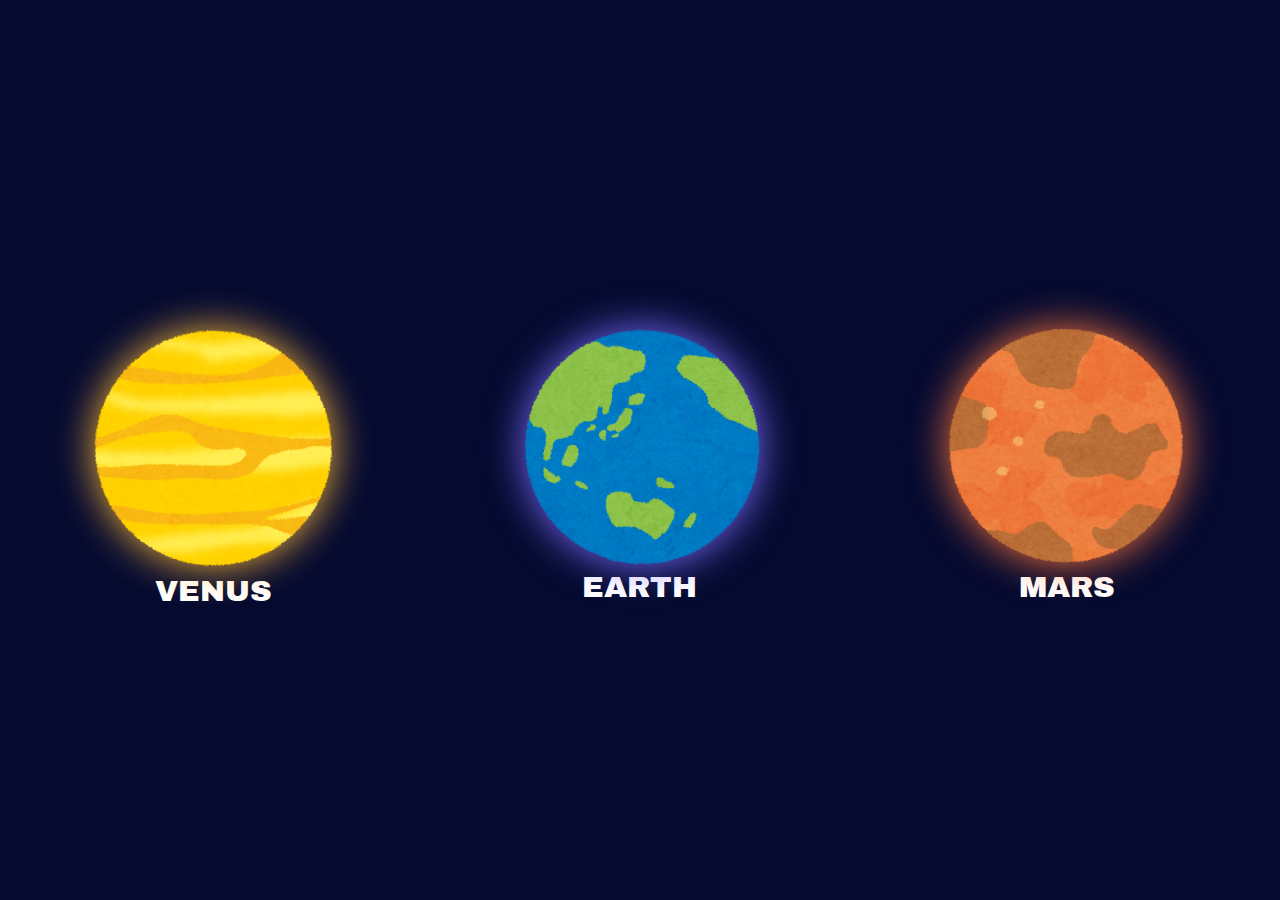
<file: kadai2/index.html>
<!DOCTYPE html>
<html lang="jp">
<head>
    <meta charset="UTF-8">
    <meta name="viewport" content="width=device-width, initial-scale=1.0">
    <link href="https://fonts.googleapis.com/css2?family=Archivo+Black&display=swap" rel="stylesheet">
    <link rel="stylesheet" href="vcd2.css">
    <title>Document</title>
</head>
<body>
    <a href="info_venus.html" class="link">
        <img src="planet_venus.png" alt="ALT" class="link venus">
        VENUS
    </a>
    <a href="info_earth.html" class="link">
        <img src="planet_earth.png" alt="ALT" class="link earth">
        EARTH
    </a>
    <a href="info_mars.html" class="link">
        <img src="planet_mars.png" alt="ALT" class="link mars">
        MARS
    </a>
</body>
</html>
</file>
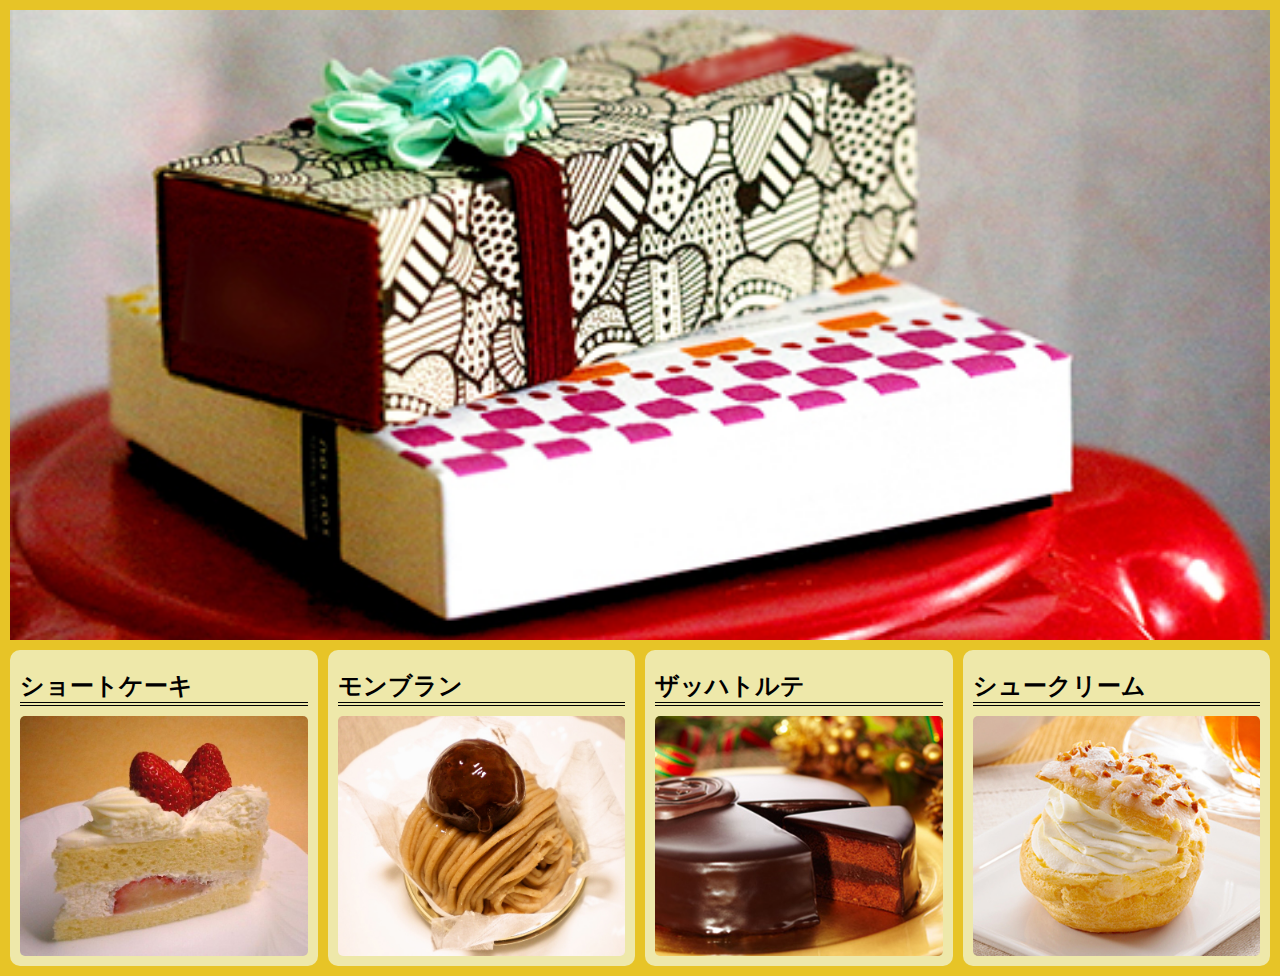
<file: kadai3/index.html>
<!DOCTYPE html>
<html lang="jp">
<head>
    <meta charset="UTF-8">
    <meta name="viewport" content="width=device-width, initial-scale=1.0">
    <link rel="stylesheet" href="kadai3.css">
    <title>Kadai3</title>
</head>
<body>
    <div class="shop">
        <img src="images/shop.jpg" alt="ALT">
    </div>

    <div class="menu">
        <div class="cakes">
            <h2>ショートケーキ</h2>
            <img src="images/cake01.jpg" alt="ALT" class="cake">
        </div>

        <div class="cakes">
            <h2>モンブラン</h2>
            <img src="images/cake02.jpg" alt="ALT" class="cake">
        </div>

        <div class="cakes">
            <h2>ザッハトルテ</h2>
            <img src="images/cake03.jpg" alt="ALT" class="cake">
        </div>

        <div class="cakes">
            <h2>シュークリーム</h2>
            <img src="images/cake04.jpg" alt="ALT" class="cake">
        </div>
    </div>
</body>
</html>
</file>
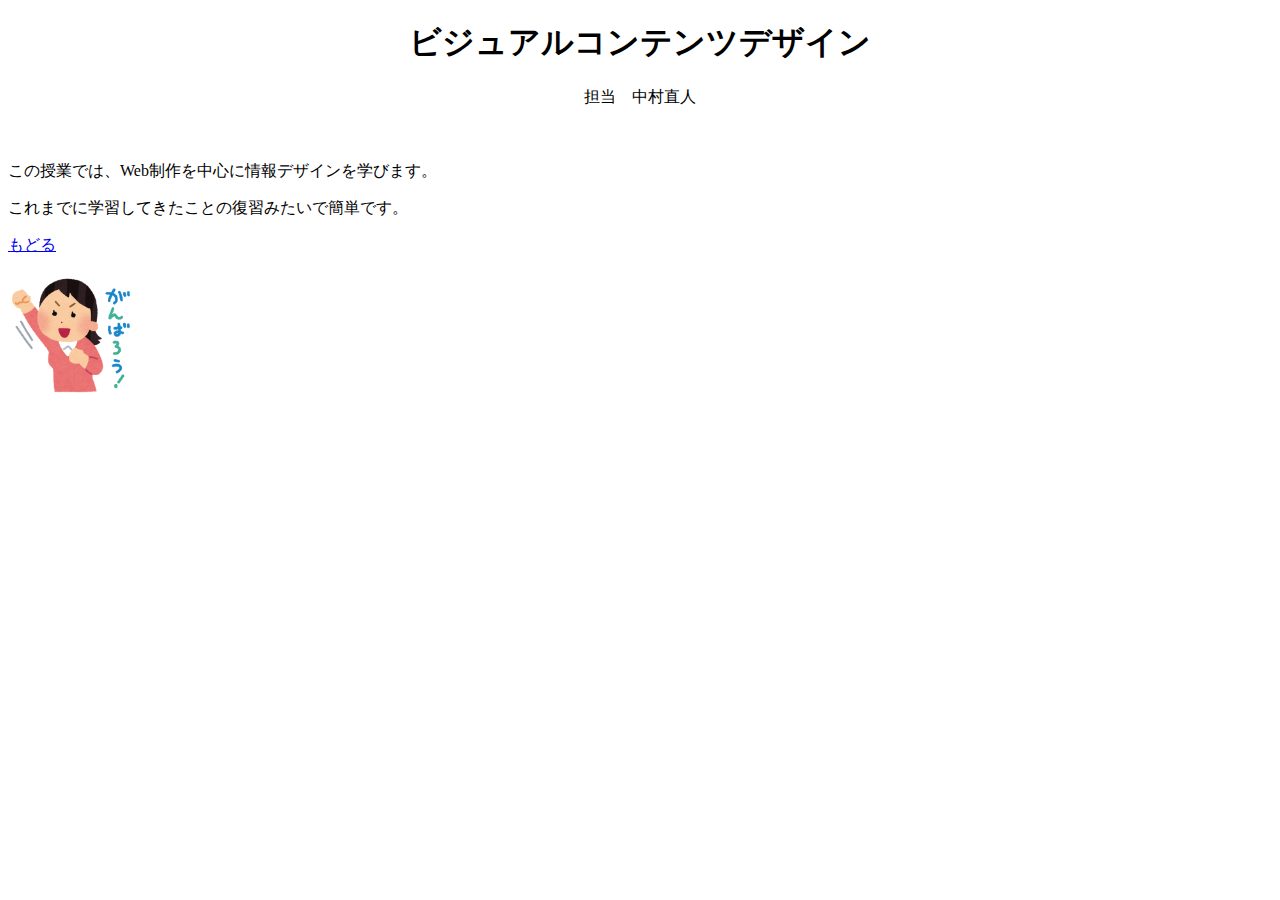
<file: lesson1-org1.html>
﻿<!doctype html>
<HTML>
   <HEAD>
      <meta charset="UTF-8">
      <TITLE>Webページの基礎</TITLE>
   </HEAD>
   <BODY>
	<center><h1>ビジュアルコンテンツデザイン</h1>
	<P>担当　中村直人</center>
　　　　<P>この授業では、Web制作を中心に情報デザインを学びます。</p>
<p>これまでに学習してきたことの復習みたいで簡単です。</p>
<p><a href="lesson1-top.html">もどる</a></p>
        <P><img src="ganba.png" width="128" height="128" alt="頑張ろう">
   </BODY>
</HTML>
</file>
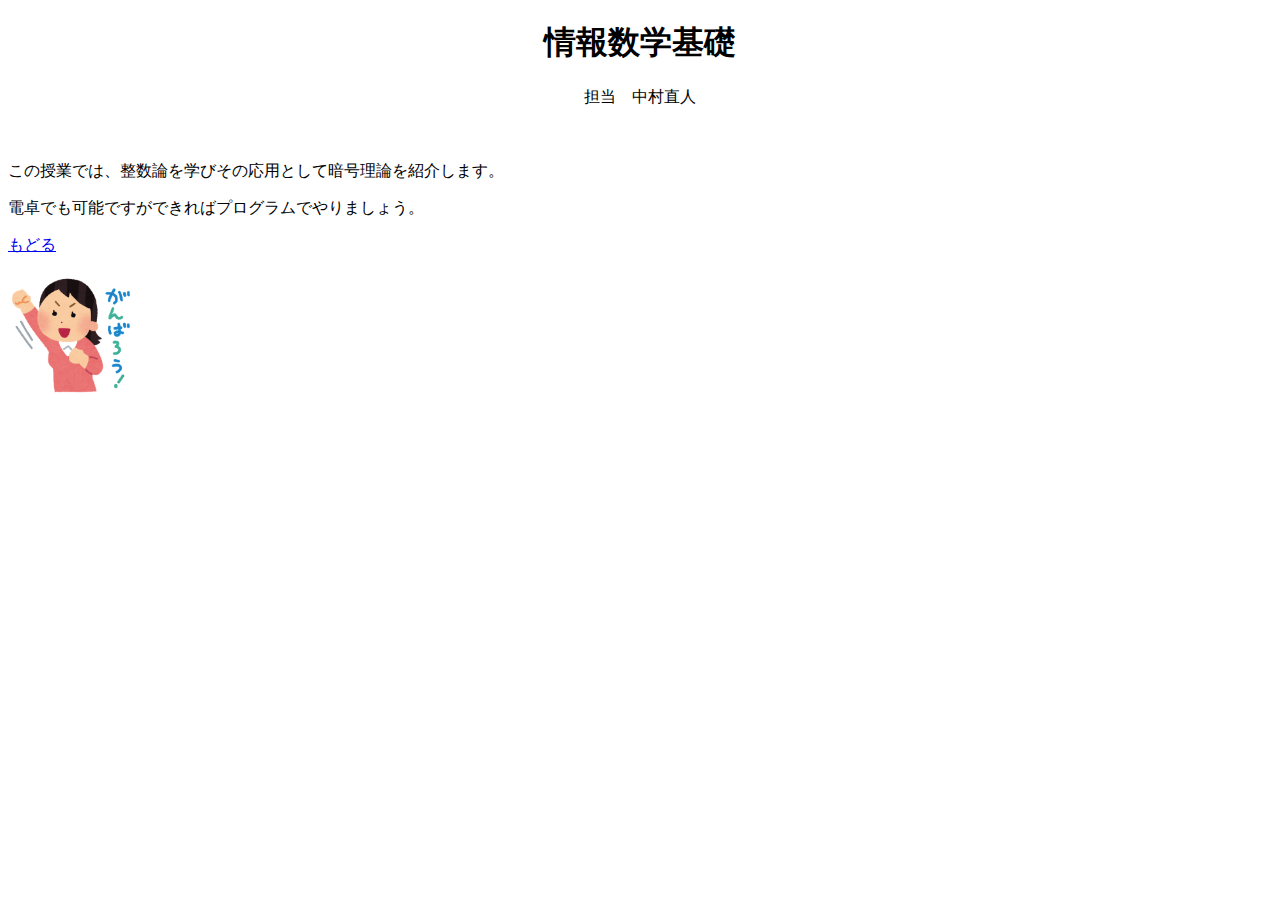
<file: lesson1-org2.html>
﻿<!doctype html>
<HTML>
   <HEAD>
      <meta charset="UTF-8">
      <TITLE>Webページの基礎</TITLE>
   </HEAD>
   <BODY>
	<center><h1>情報数学基礎</h1>
	<P>担当　中村直人</center>
　　　　<P>この授業では、整数論を学びその応用として暗号理論を紹介します。</p>
<p>電卓でも可能ですができればプログラムでやりましょう。</p>
<p><a href="lesson1-top.html">もどる</a></p>
        <P><img src="ganba.png" width="128" height="128" alt="頑張ろう">
   </BODY>
</HTML>
</file>
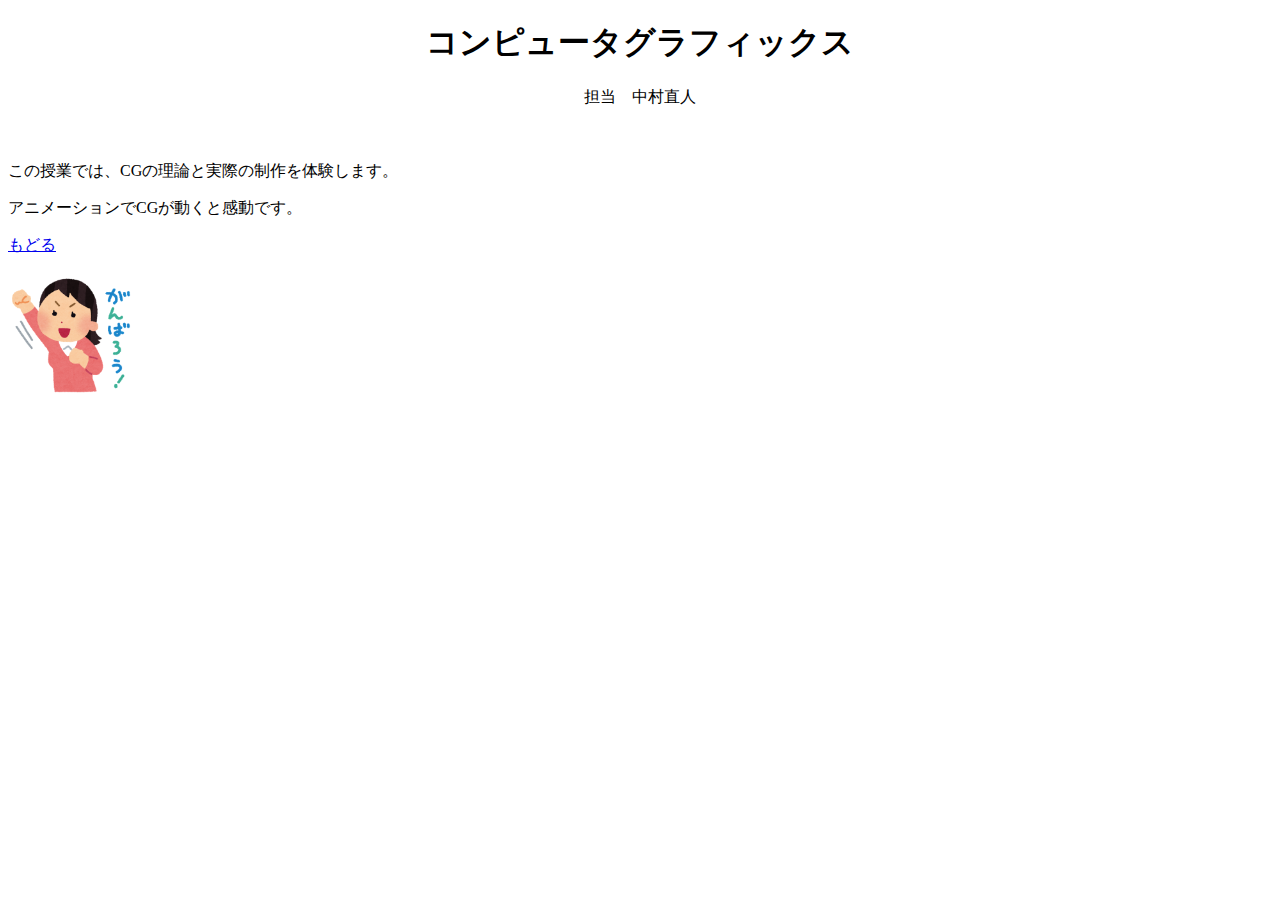
<file: lesson1-org3.html>
﻿<!doctype html>
<HTML>
   <HEAD>
      <meta charset="UTF-8">
      <TITLE>Webページの基礎</TITLE>
   </HEAD>
   <BODY>
	<center><h1>コンピュータグラフィックス</h1>
	<P>担当　中村直人</center>
　　　　<P>この授業では、CGの理論と実際の制作を体験します。</p>
<p>アニメーションでCGが動くと感動です。</p>
<p><a href="lesson1-top.html">もどる</a></p>
        <P><img src="ganba.png" width="128" height="128" alt="頑張ろう">
   </BODY>
</HTML>
</file>
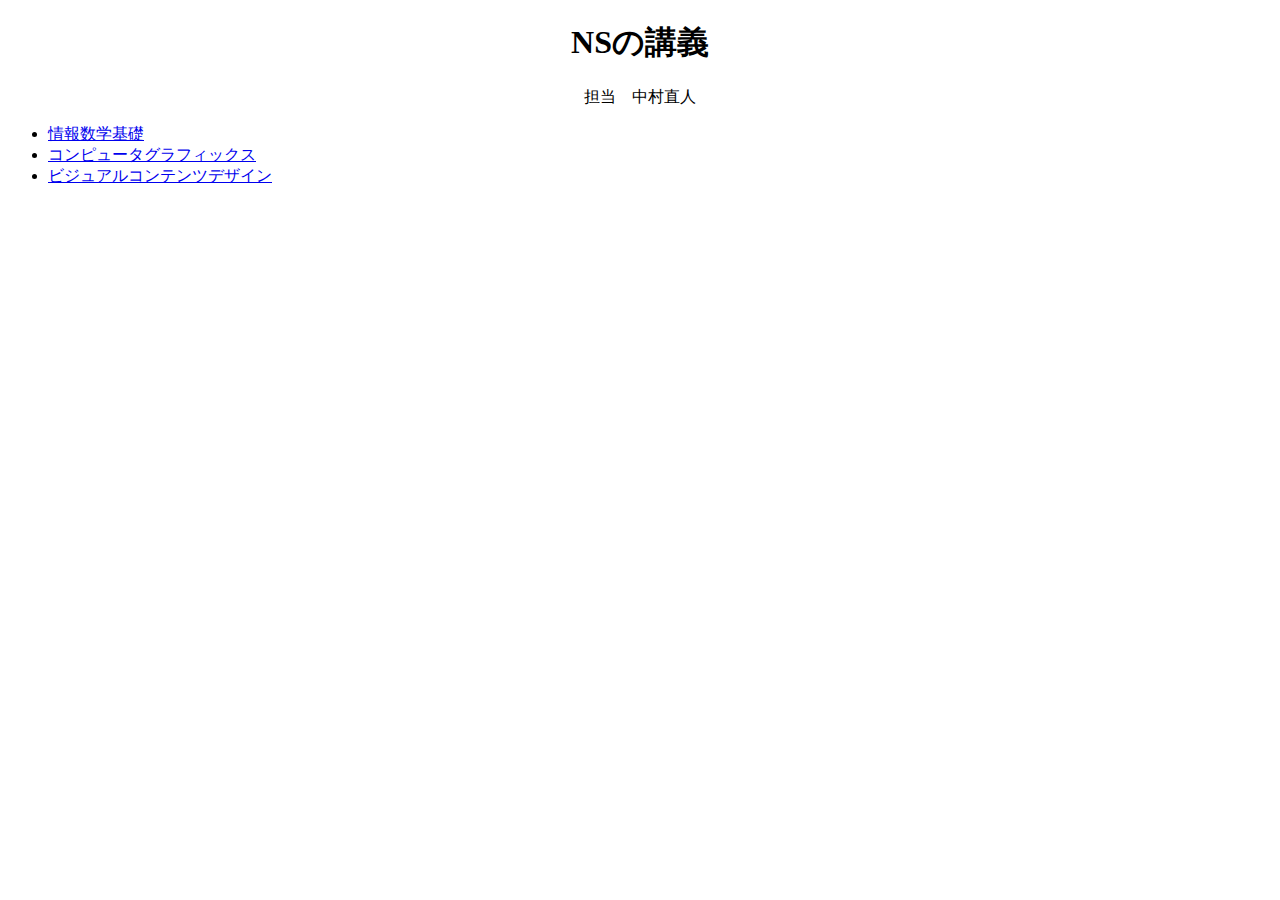
<file: lesson1-top.html>
﻿<!doctype html>
<HTML>
   <HEAD>
      <meta charset="UTF-8">
      <TITLE>Webページの基礎</TITLE>
   </HEAD>
   <BODY>
	<center><h1>NSの講義</h1>
	<P>担当　中村直人</center>
<ul>
    <li><a href="lesson1-org2.html">情報数学基礎</a></li>
    <li><a href="lesson1-org3.html">コンピュータグラフィックス</a></li>
    <li><a href="lesson1-org1.html">ビジュアルコンテンツデザイン</a></li>
</ul>
   </BODY>
</HTML>
</file>
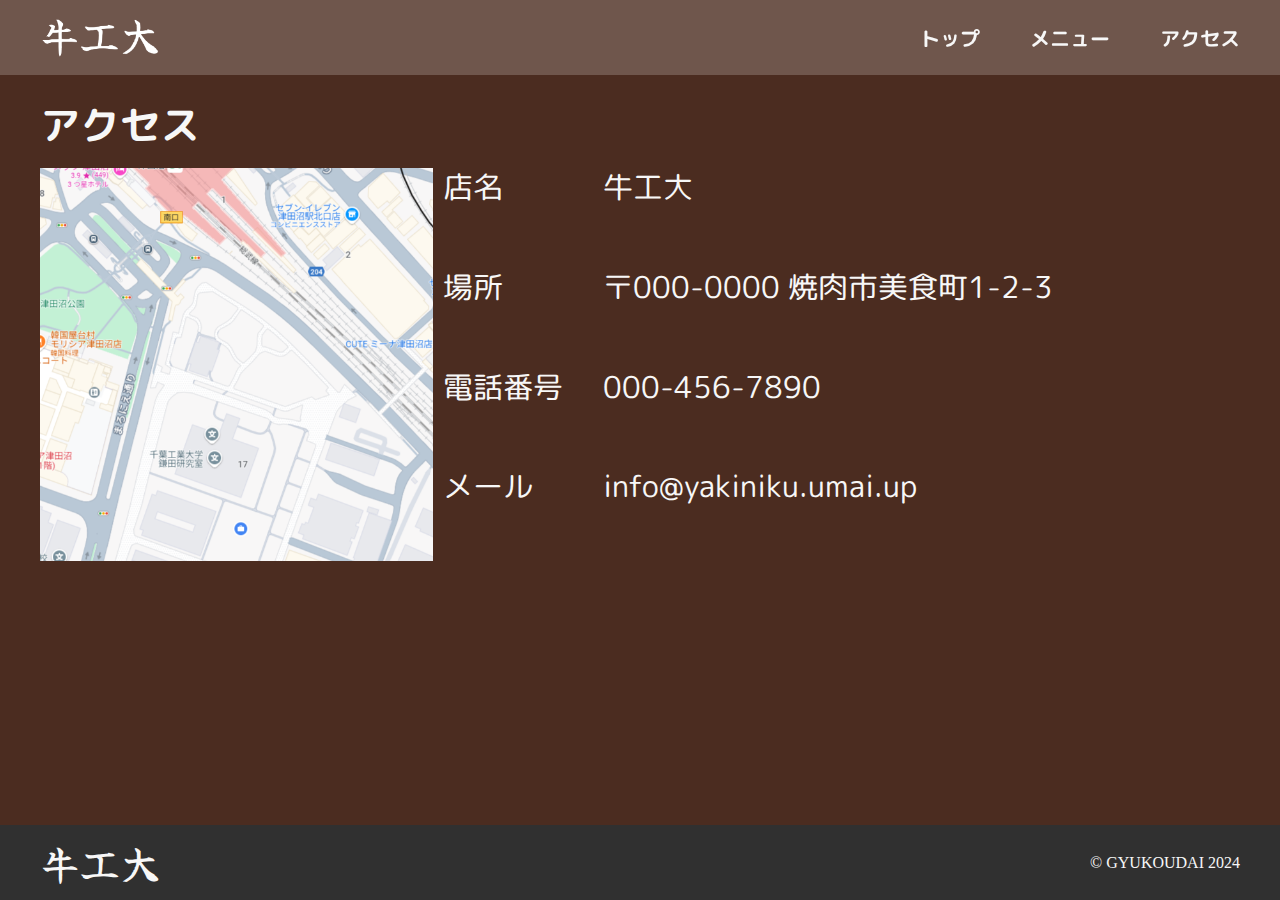
<file: enshu1/access.html>
<!DOCTYPE html>
<html lang="ja">
<head>
    <meta charset="UTF-8">
    <meta name="viewport" content="width=device-width, initial-scale=1.0">
    <link rel="stylesheet" href="common.css">
    <link rel="preconnect" href="https://fonts.googleapis.com">
    <link rel="preconnect" href="https://fonts.gstatic.com" crossorigin>
    <link href="https://fonts.googleapis.com/css2?family=M+PLUS+Rounded+1c&family=Yuji+Mai&display=swap" rel="stylesheet">
    <title>牛工大 - アクセス</title>
</head>
<body>
    <header>
        <a href="index.html" class="title">
            <img src="content/logo.png" alt="ALT">
        </a>
        <nav>
            <ul>
                <li><a href="index.html">トップ</a></li>
                <li><a href="menu.html">メニュー</a></li>
                <li><a href="access.html">アクセス</a></li>
            </ul>
        </nav>
    </header>
    
    <main>
        <article class="access">
            <h1>アクセス</h1>
            <section>
                <img src="content/map.png" alt="ALT">
            </section>
            <section>
                <span>店名</span>
                <span>牛工大</span>
                <span>場所</span>
                <span>〒000-0000 焼肉市美食町1-2-3</span>
                <span>電話番号</span>
                <span>000-456-7890</span>
                <span>メール</span>
                <span>info@yakiniku.umai.up</span>
            </section>
        </article>
    </main>

    <footer>
        <a href="index.html" class="title">牛工大</a>
        <span>&copy; GYUKOUDAI 2024</span>
    </footer>
</body>
</html>
</file>
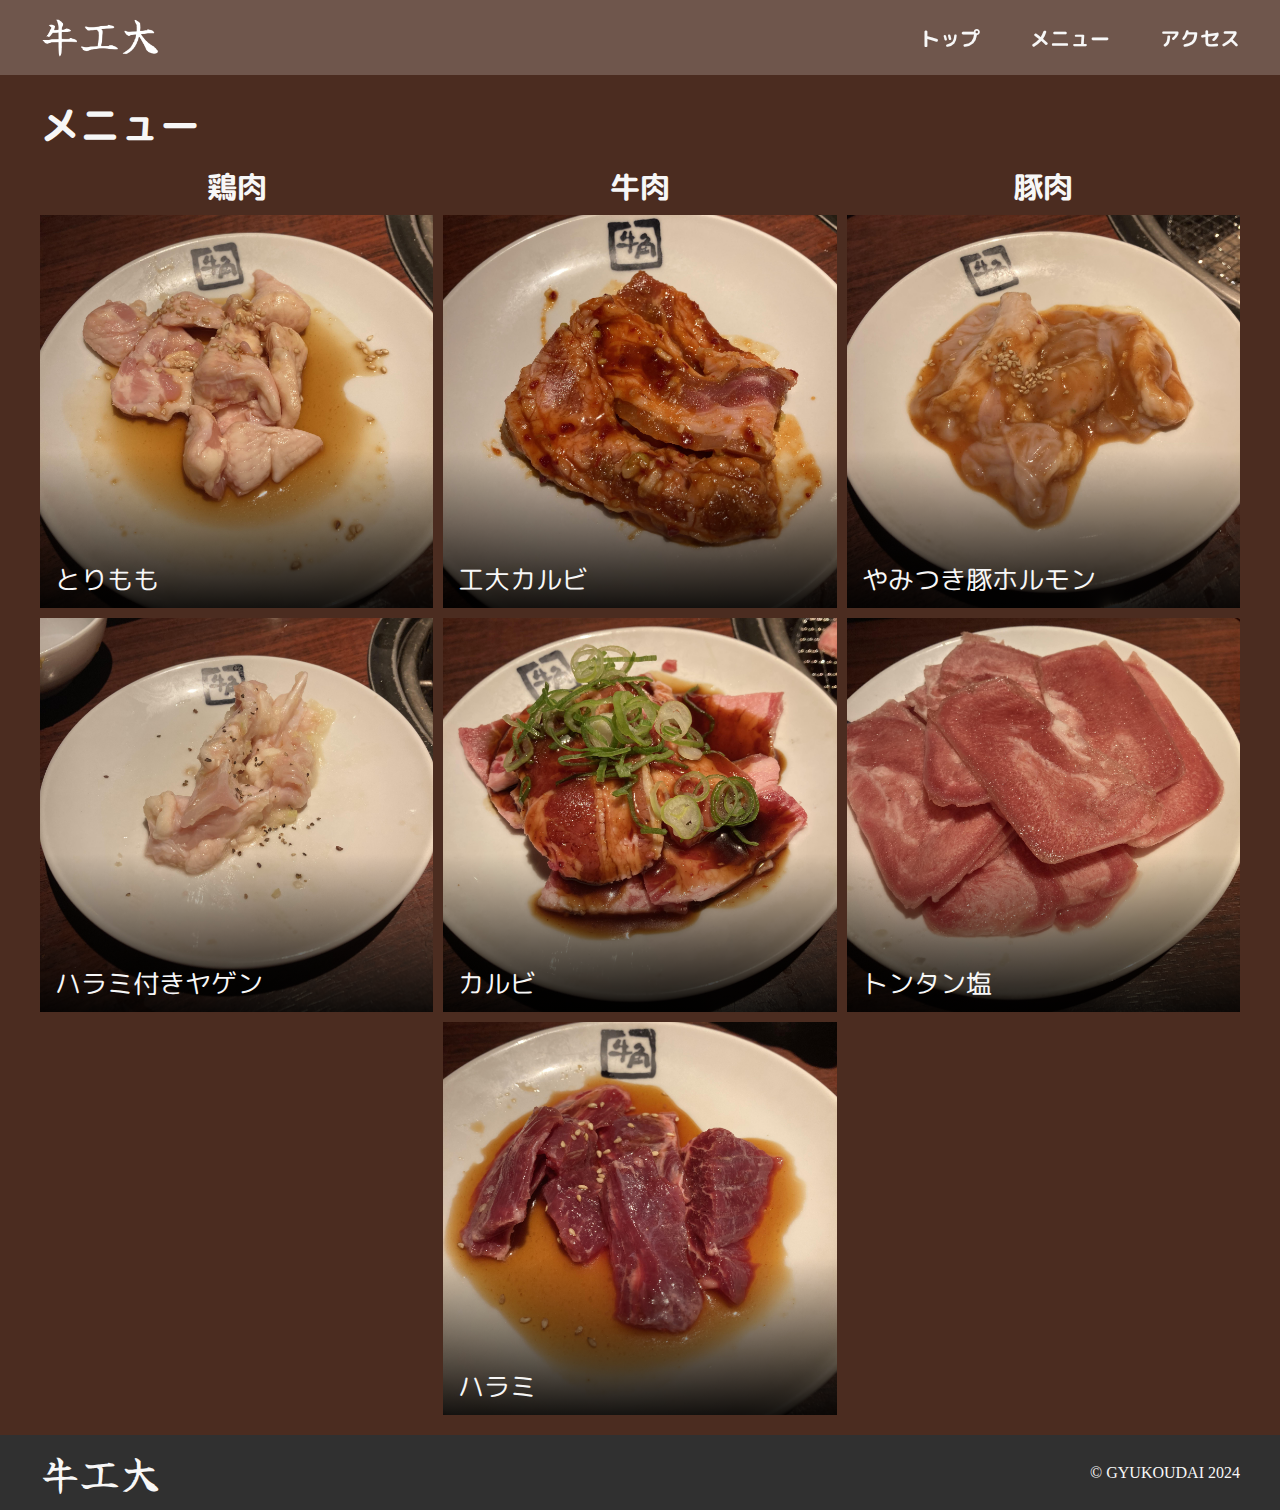
<file: enshu1/menu.html>
<!DOCTYPE html>
<html lang="ja">
<head>
    <meta charset="UTF-8">
    <meta name="viewport" content="width=device-width, initial-scale=1.0">
    <link rel="stylesheet" href="common.css">
    <link rel="preconnect" href="https://fonts.googleapis.com">
    <link rel="preconnect" href="https://fonts.gstatic.com" crossorigin>
    <link href="https://fonts.googleapis.com/css2?family=M+PLUS+Rounded+1c&family=Yuji+Mai&display=swap" rel="stylesheet">
    <title>牛工大 - メニュー</title>
</head>
<body>
    <header>
        <a href="index.html" class="title">
            <img src="content/logo.png" alt="ALT">
        </a>
        <nav>
            <ul>
                <li><a href="index.html">トップ</a></li>
                <li><a href="menu.html">メニュー</a></li>
                <li><a href="access.html">アクセス</a></li>
            </ul>
        </nav>
    </header>

    <main>
        <article class="menu">
            <h1>メニュー</h1>
                <h2>鶏肉</h2>
                    <section>
                        <img src="content/tori_momo.jpg" alt="ALT">
                        <span>とりもも</span>
                        <span>お子様にも人気。やわらかくてジューシー</span>
                    </section>
                    <section>
                        <img src="content/tori_yagen.jpg" alt="ALT">
                        <span>ハラミ付きヤゲン</span>
                        <span>ジューシーなハラミがついた、コリコリの軟骨</span>
                    </section>
                <h2>牛肉</h2>
                    <section>
                        <img src="content/koudai_karubi.jpg" alt="ALT">
                        <span>工大カルビ</span>
                        <span>骨と骨の間の旨味の詰まった部位を丁寧にカット</span>
                    </section>
                    <section>
                        <img src="content/karubi.jpg" alt="ALT">
                        <span>カルビ</span>
                        <span>牛肉のうまみ、甘味と香りが楽しめます。最も人気のある定番メニューのひとつ。</span>
                    </section>
                    <section>
                        <img src="content/harami.jpg" alt="ALT">
                        <span>ハラミ</span>
                        <span>国民のアイドル！お店一押し</span>
                    </section>
                <h2>豚肉</h2>
                    <section>
                        <img src="content/buta_horumon.jpg" alt="ALT">
                        <span>やみつき豚ホルモン</span>
                        <span>この食感クセになる</span>
                    </section>
                    <section>
                        <img src="content/buta_tan.jpg" alt="ALT">
                        <span>トンタン塩</span>
                        <span>コリコリ食感を楽しむ。牛タンでなくても満足できます。</span>
                    </section>
        </article>
    </main>

    <footer>
        <a href="index.html" class="title">牛工大</a>
        <span>&copy; GYUKOUDAI 2024</span>
    </footer>
</body>
</html>
</file>
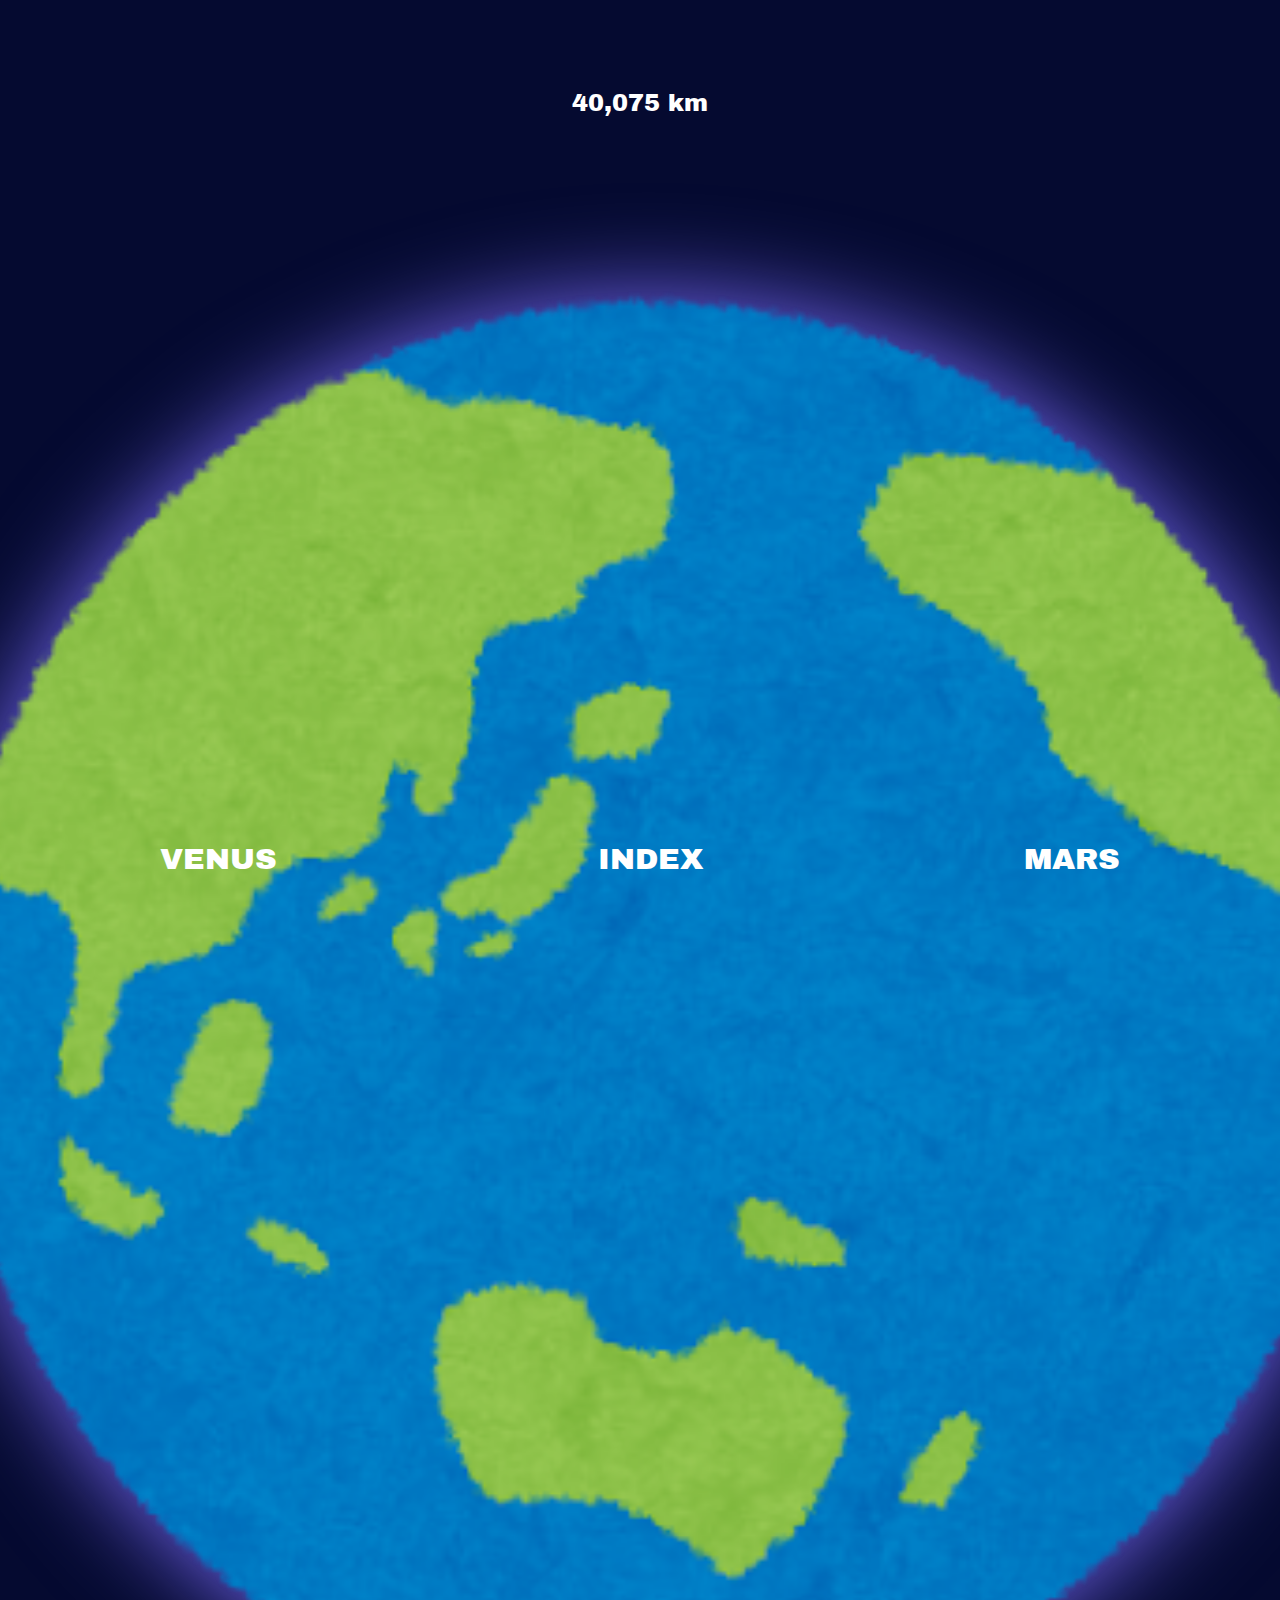
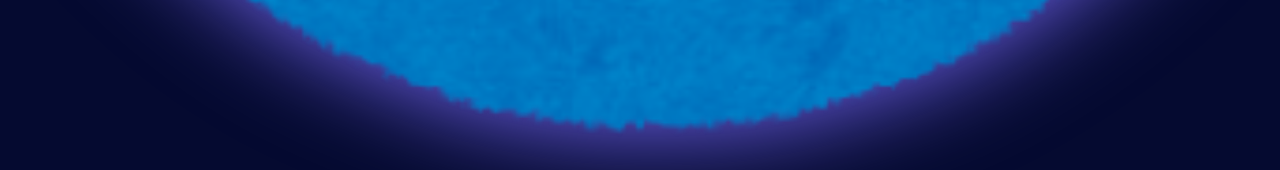
<file: kadai2/info_earth.html>
<!DOCTYPE html>
<html lang="jp">
<head>
    <meta charset="UTF-8">
    <meta name="viewport" content="width=device-width, initial-scale=1.0">
    <link href="https://fonts.googleapis.com/css2?family=Archivo+Black&display=swap" rel="stylesheet">
    <link rel="stylesheet" href="vcd2.css">
    <title>Document</title>
</head>
<body>
    <span class="outer">40,075 km</span>
    <img src="planet_earth.png" alt="ALT" class="info earth atmo">

    <div class="linkset">
        <a href="info_venus.html">VENUS</a>
        <a href="index.html">INDEX</a>
        <a href="info_mars.html">MARS</a>
    </div>
</body>
</html>
</file>
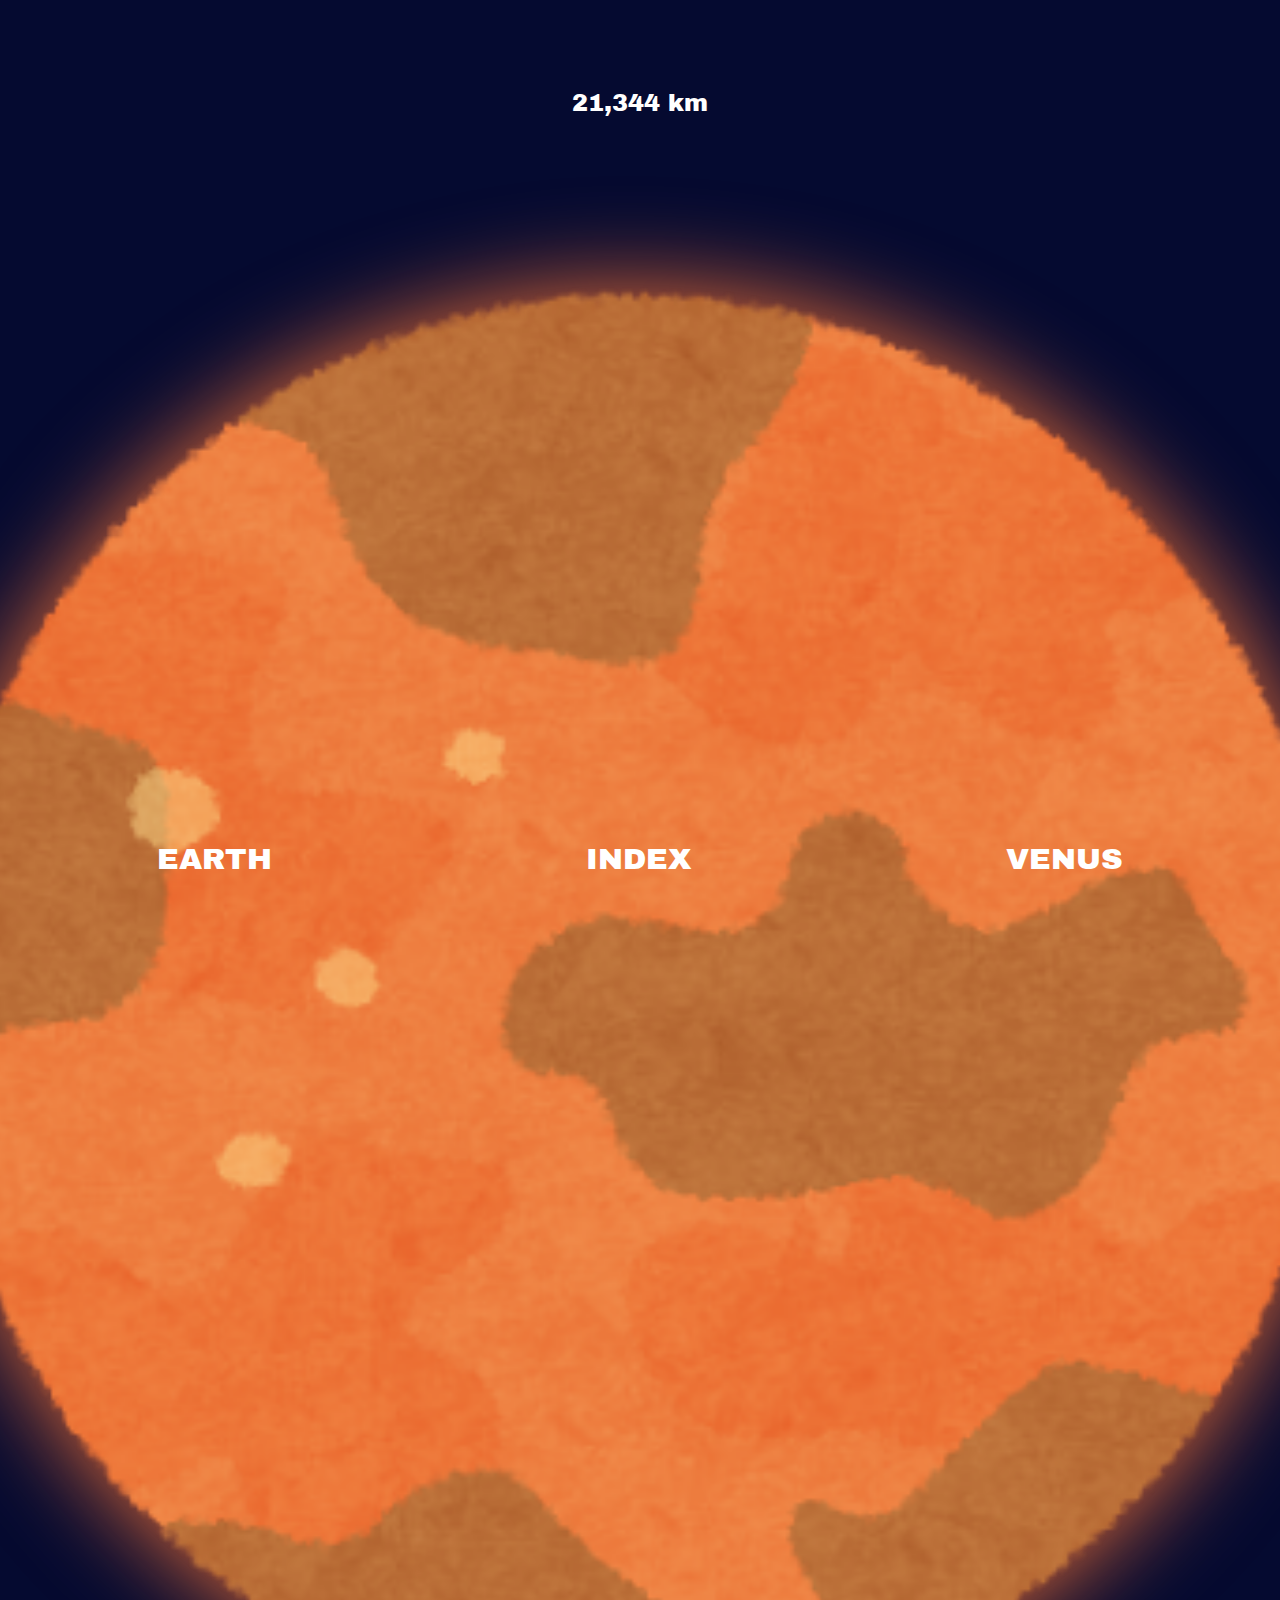
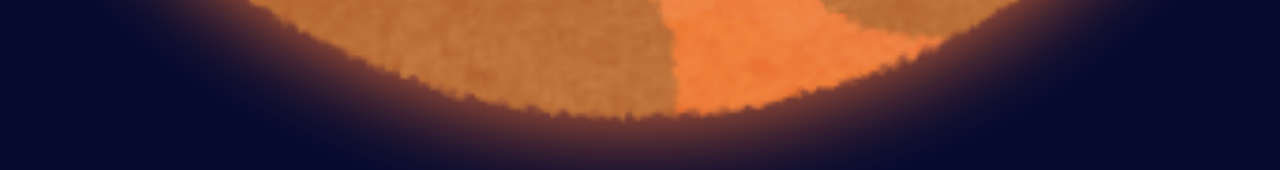
<file: kadai2/info_mars.html>
<!DOCTYPE html>
<html lang="jp">
<head>
    <meta charset="UTF-8">
    <meta name="viewport" content="width=device-width, initial-scale=1.0">
    <link href="https://fonts.googleapis.com/css2?family=Archivo+Black&display=swap" rel="stylesheet">
    <link rel="stylesheet" href="vcd2.css">
    <title>Document</title>
</head>
<body>
    <span class="outer">21,344 km</span>
    <img src="planet_mars.png" alt="ALT" class="info mars atmo">

    <div class="linkset">
        <a href="info_earth.html">EARTH</a>
        <a href="index.html">INDEX</a>
        <a href="info_venus.html">VENUS</a>
    </div>
</body>
</html>
</file>
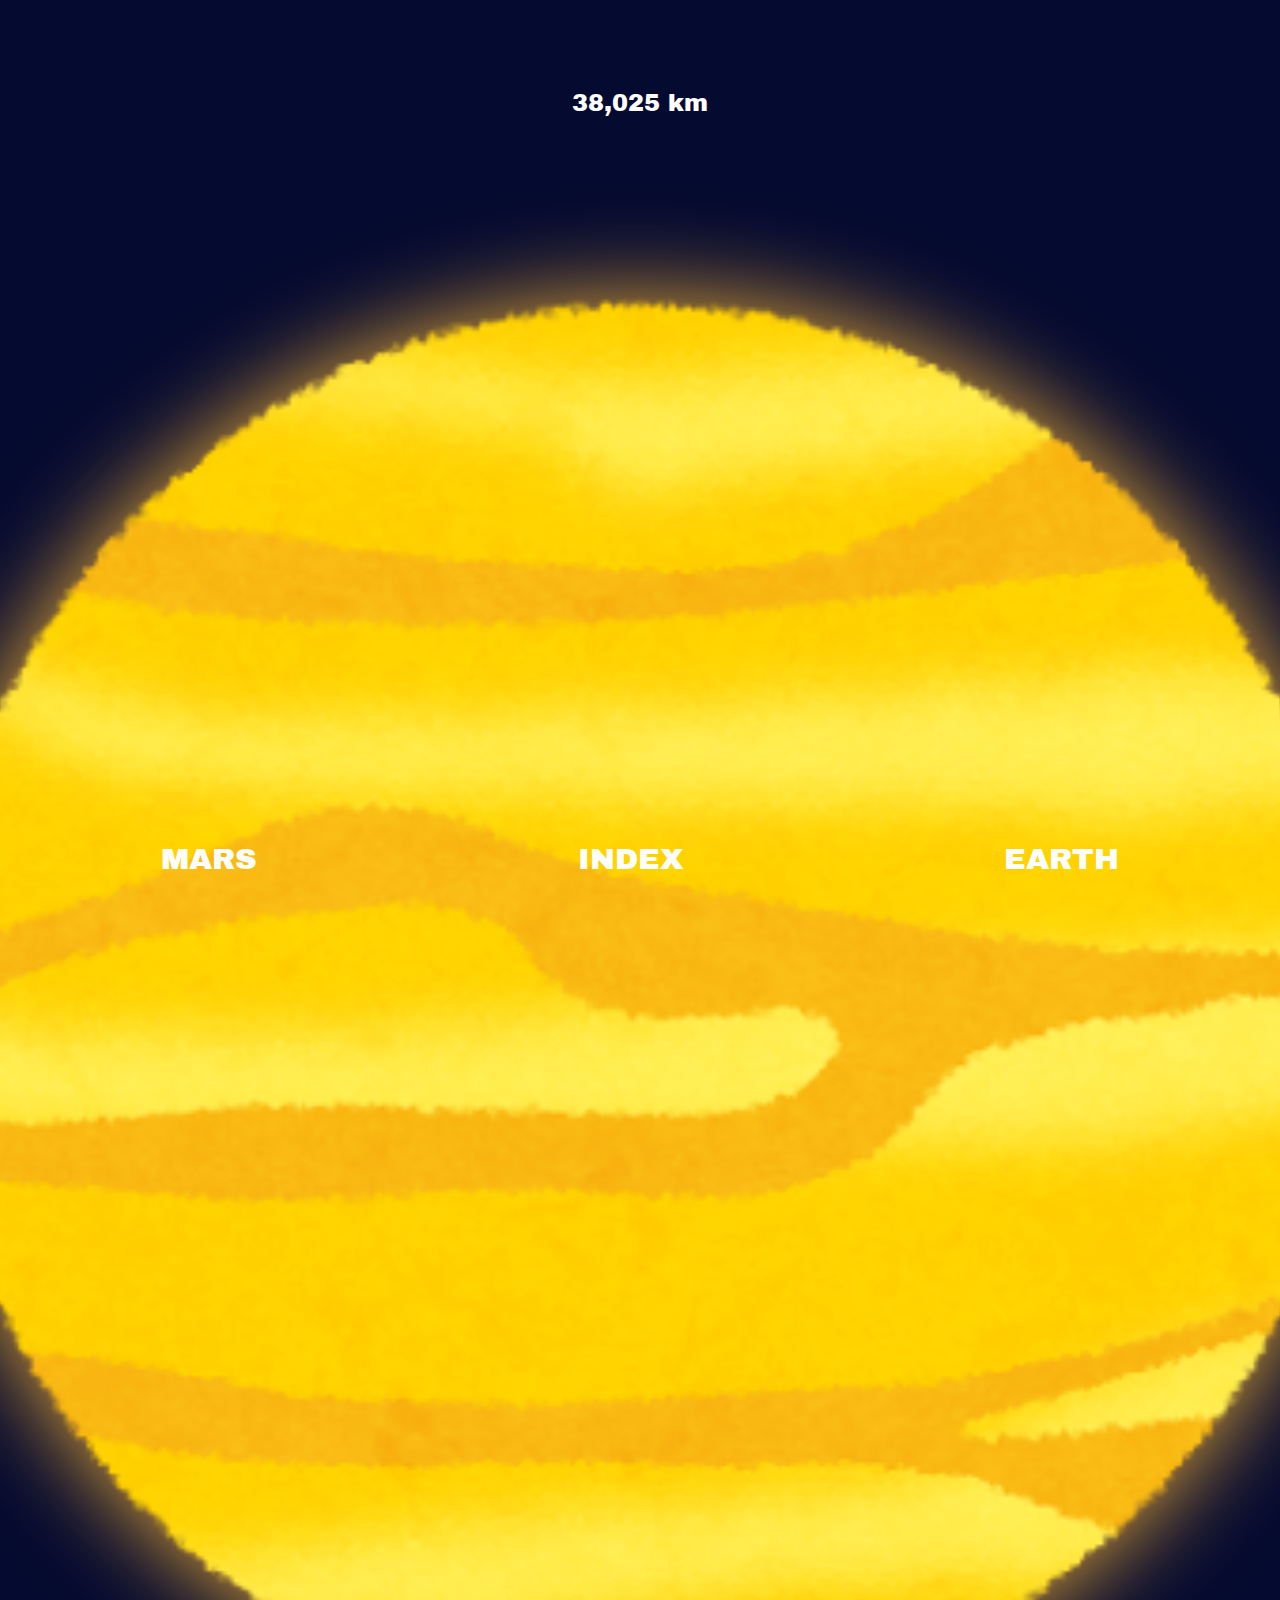
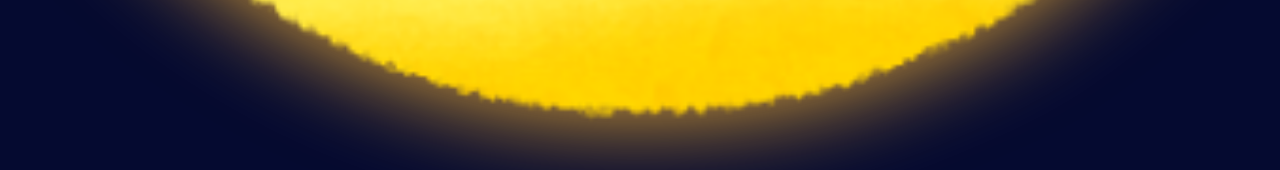
<file: kadai2/info_venus.html>
<!DOCTYPE html>
<html lang="jp">
<head>
    <meta charset="UTF-8">
    <meta name="viewport" content="width=device-width, initial-scale=1.0">
    <link href="https://fonts.googleapis.com/css2?family=Archivo+Black&display=swap" rel="stylesheet">
    <link rel="stylesheet" href="vcd2.css">
    <title>Document</title>
</head>
<body>
    <span class="outer">38,025 km</span>
    <img src="planet_venus.png" alt="ALT" class="info venus atmo">

    <div class="linkset">
        <a href="info_mars.html">MARS</a>
        <a href="index.html">INDEX</a>
        <a href="info_earth.html">EARTH</a>
    </div>
</body>
</html>
</file>
<file: kadai2/vcd2.css>
:root {
    --f1: "Archivo Black";
}

body {
    margin: 0;
    background: #050A30;
    font-family: var(--f1);
    display: flex;
    align-items: center;
    justify-content: space-around;
    height: 100vh;
    position: relative;
    overflow: hidden;
}

.link {
    width: 250px;
    height: 250px;
}

.info {
    width: 1500px;
    height: 1500px;
    position: absolute;
    top: 30vh;
}

.venus, .earth, .mars {
    filter: drop-shadow(0px 0px 20px var(--color));
    
    &.atmo {
        filter: drop-shadow(0px 0px 50px var(--color));
    }
}

.venus {
    --color: #fdb837;
}

.earth {
    --color: #7b6dff;
}

.mars {
    --color: #fd7637;
}

span {
    font-family: var(--f1);
    color: white;
}

.outer {
    position: absolute;
    top: 10vh;
    font-size: 24px;
}

.link {
    display: flex;
    flex-direction: column;
    align-items: center;
    text-decoration: none;
    color: white;
    font-size: 30px;
}

.linkset {
    position: absolute;
    display: flex;
    justify-content: space-around;
    width: 100vw;
    bottom: 25px;

    a {
        text-decoration: none;
        color: white;
        font-size: 30px;
    }
}
</file>
<file: kadai3/kadai3.css>
body {
    margin: 10px;
    background: rgb(231, 196, 39);
}

.menu {
    display: grid;
    gap: 10px;
    margin-block: 10px;
}

.shop {
    background: palegoldenrod;
    display: flex;
    
    img {
        width: 100%;
        height: 100%;
        object-fit: cover;
    }
}

.cakes {
    display: flex;
    flex-direction: column;
    background: palegoldenrod;
    border-radius: 10px;
    padding: 10px;
    flex-wrap: wrap;

    h2 {
        margin-block: 10px;
        border-bottom: 4px double black;
    }

    img {
        border-radius: 5px;
        max-width: 100%;
    }
}

@media (width >= 1000px) {
    .menu {
        grid-template-columns: repeat(4, 1fr);
        grid-template-rows: 1fr;
    }

    .shop {
        height: 70vh;
    }
}

@media (width < 1000px) {
    .menu {
        grid-template-columns: repeat(2, 1fr);
        grid-template-rows: repeat(2, 1fr);
    }
}
</file>
<file: enshu1/common.css>
:root {
    --c1: #303030;
    --c2: #F7F7F7;
    --c3: #4B2C20;
    --c4: #C9A87C;
    --c5: #B22222;

    --f1: "Yuji Mai", sans-serif;
    --f2: "M PLUS Rounded 1c", sans-serif;
}

body {
    margin: 0;
    position: relative;
    background: var(--c3);
    display: grid;
    grid-template-rows: auto 75px;

    &:not(.index) main {
        margin-top: 75px;
    }
}

header {
    position: fixed;
    width: calc(100% - 80px);
    height: 75px;
    padding-inline: 40px;
    display: flex;
    align-items: center;
    justify-content: space-between;
    background: rgba( 255, 255, 255, 0.2 );
    backdrop-filter: blur(10px);
    -webkit-backdrop-filter: blur(10px);
    color: var(--c2);
    z-index: 5;

    nav {
        display: flex;
        align-items: center;

        ul {
            list-style: none;
            display: flex;
            gap: 50px;
            margin: 0;
            padding: 0;

            li a {
                font-size: 20px;
                font-family: var(--f2);
                font-weight: bold;
                text-decoration: none;
                color: var(--c2);
                transition: all .3s ease;

                &:hover {
                    color: var(--c5);
                }
            }
        }
    }

    img {
        object-fit: cover;
        width: 30%;
        height: 30%;
    }
}

footer {
    display: flex;
    background: var(--c1);
    color: var(--c2);
    height: 75px;
    align-items: center;
    justify-content: space-between;
    padding-inline: 40px;
}

.title {
    display: flex;
    height: auto;
    align-items: center;
    font-size: 40px;
    font-family: var(--f1);
    text-decoration: none;
    color: var(--c2);
}

main {
    display: flex;
    flex-direction: column;
    min-height: calc(100vh - 150px);

    .video-container {
        position: relative;

        video {
            width: 100%;
            height: 100%;
            display: block;
        }

        .big-title {
            position: absolute;
            top: 100px;
            left: 100px;
            
            img {
                object-fit: cover;
                width: 150%;
                height: 150%;
            }
        }
    }

    .slogan {
        display: flex;
        width: 100%;
        height: 300px;
        position: relative;

        span {
            position: absolute;
            font-size: 3.5vw;
            font-family: var(--f1);
            color: var(--c2);
            width: 100%;
            inset: 0;
            display: flex;
            align-items: center;
            justify-content: center;
        }

        img {
            object-fit: cover;
            width: 100%;
            height: 100%;
        }
    }
}

article {
    display: flex;
    flex-direction: column;
    padding: 20px 40px;
    width: calc(100% - 80px);
    font-family: var(--f2);

    &.index {
        background: var(--c4);
        color: var(--c1);

        h1 {
            font-size: 40px;
            margin: 0;
            border-bottom: 2px solid var(--c5);
        }

        section {
            font-size: 22px;
            
            p {
                margin-block: 10px;
            }
        }
    }

    &.menu {
        color: var(--c2);
        display: grid;
        grid-template-rows: 60px 40px repeat(3, 1fr);
        grid-template-columns: repeat(3, 1fr);
        gap: 10px;

        h1 {
            grid-row: 1;
            grid-column: 1 / 4;
            font-size: 40px;
            margin: 0;
        }

        h2 {
            grid-row: 2;
            text-align: center;
            font-size: 30px;
            margin: 0;
        }
        h2:nth-of-type(1) {
            grid-column: 1;
        }
        h2:nth-of-type(2) {
            grid-column: 2;
        }
        h2:nth-of-type(3) {
            grid-column: 3;
        }

        section {
            position: relative;
            display: flex;
            width: 100%;
            height: 100%;

            img {
                object-fit: contain;
                width: 100%;
                height: 100%;
            }
            
            &::after {
                content: "";
                position: absolute;
                bottom: 0;
                background: linear-gradient(to top, rgba(0, 0, 0, 0.9), transparent);
                width: 100%;
                height: 40%;
                z-index: 2;
            }

            span {
                width: calc(100% - 30px);
            }

            span:nth-of-type(1) {
                position: absolute;
                left: 15px;
                bottom: 10px;
                font-size: 2vw;
                z-index: 3;
                transition: transform .5s ease;
            }

            span:nth-of-type(2) {
                position: absolute;
                left: 15px;
                bottom: 10px;
                font-size: 1.5vw;
                opacity: 0;
                z-index: 3;
                transition: opacity .5s ease;
            }

            &:hover {
                span:nth-of-type(1) {
                    transform: translateY(-5vw);
                }
                span:nth-of-type(2) {
                    opacity: 1;
                }
            }

        }
        section:nth-of-type(1) {
            grid-row: 3;
            grid-column: 1;
        }
        section:nth-of-type(2) {
            grid-row: 4;
            grid-column: 1;
        }
        section:nth-of-type(3) {
            grid-row: 3;
            grid-column: 2;
        }
        section:nth-of-type(4) {
            grid-row: 4;
            grid-column: 2;
        }
        section:nth-of-type(5) {
            grid-row: 5;
            grid-column: 2;
        }
        section:nth-of-type(6) {
            grid-row: 3;
            grid-column: 3;
        }
        section:nth-of-type(7) {
            grid-row: 4;
            grid-column: 3;
        }
    }

    &.access {
        display: grid;
        grid-template-rows: auto 1fr;
        grid-template-columns: repeat(3, 1fr);
        gap: 10px;

        h1 {
            grid-row: 1;
            grid-column: 1 / 4;
            font-size: 40px;
            color: var(--c2);
            margin: 0;
        }

        section:nth-of-type(1) {
            grid-column: 1;

            img {
                object-fit: contain;
                width: 100%;
                height: 100%;
            }
        }

        section:nth-of-type(2) {
            grid-column: 2 / 4;
            display: grid;
            grid-template-rows: repeat(4, 1fr);
            grid-template-columns: 20% 80%;
            color: var(--c2);
            font-size: 30px;
            font-family: var(--f2);
        }
    }
}
</file>
